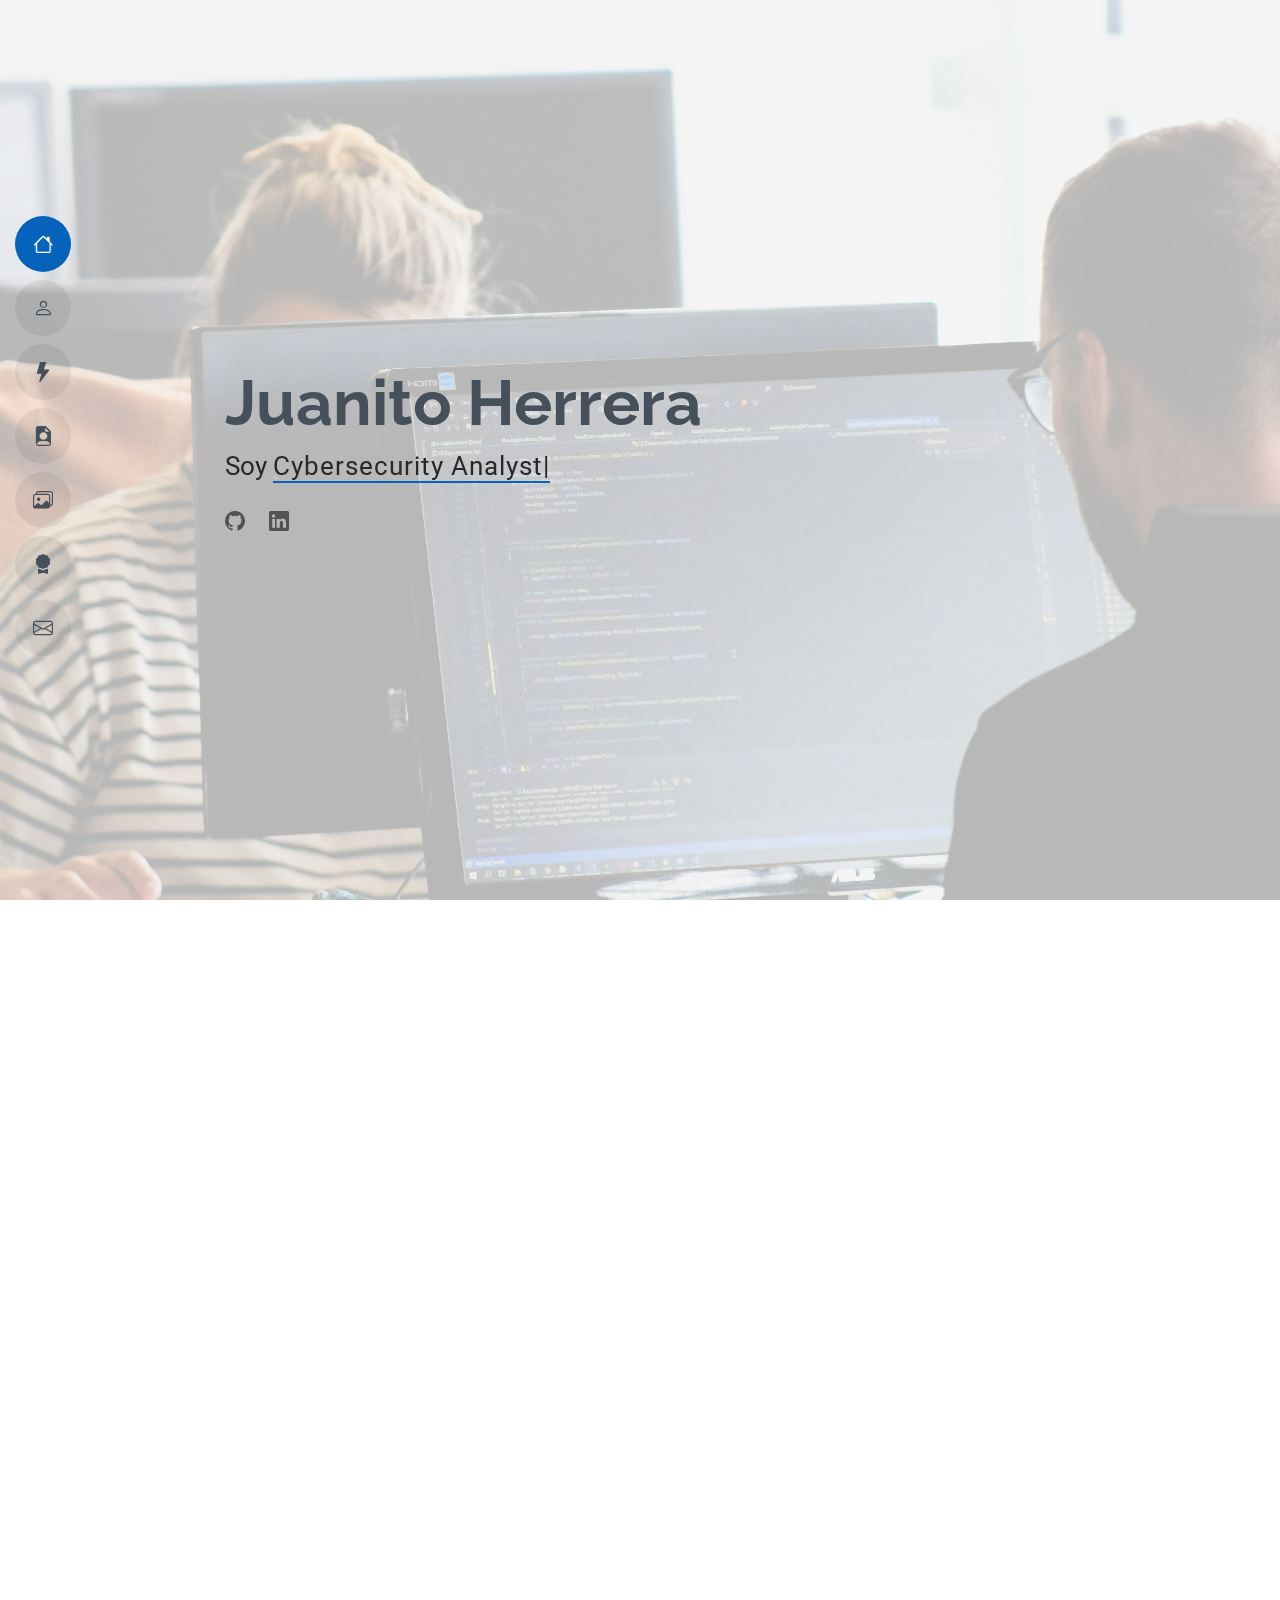
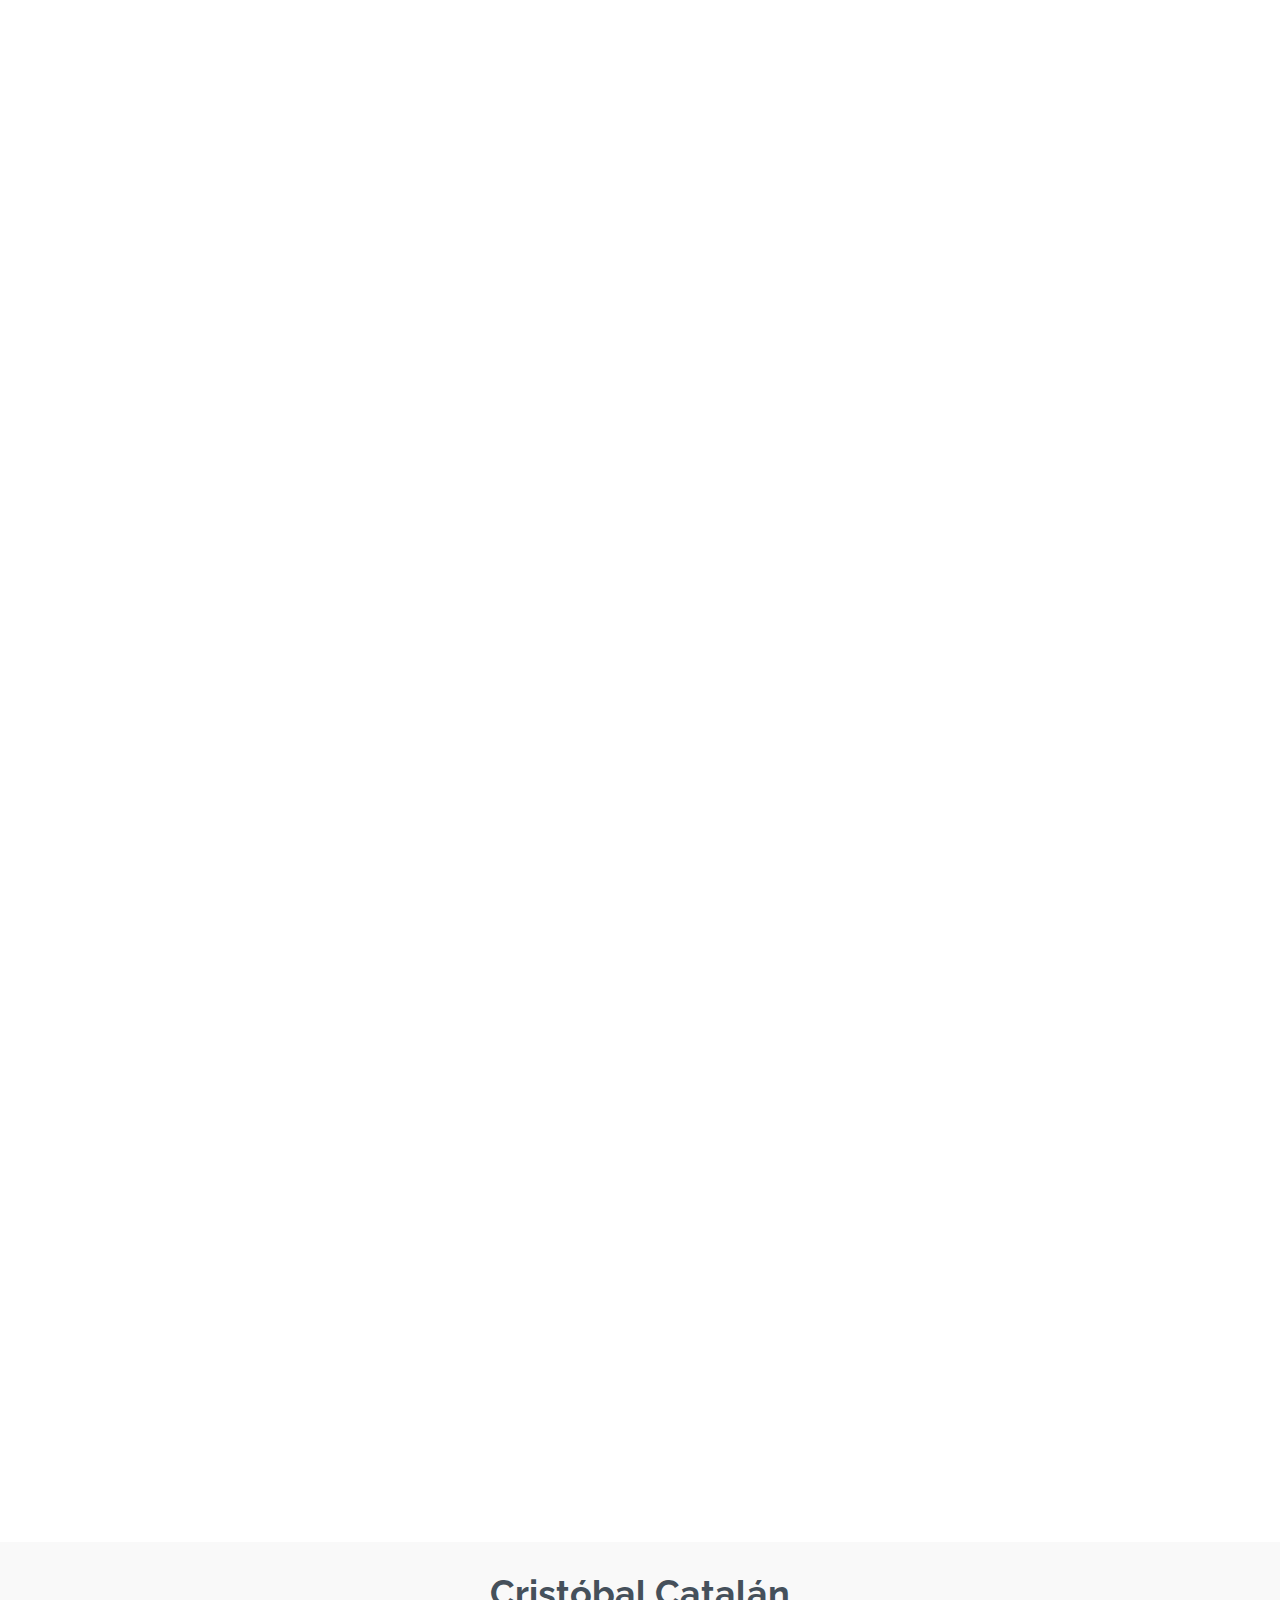
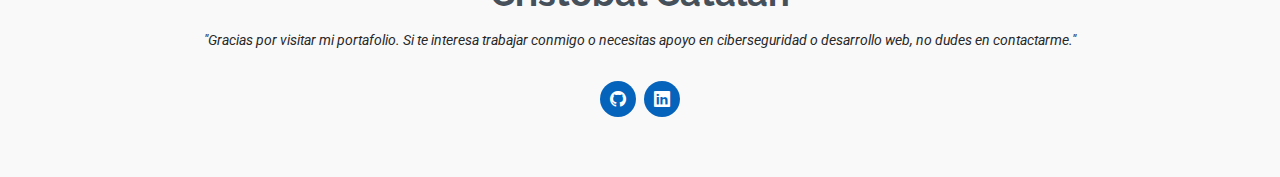
<file: index.html>
<!DOCTYPE html>
<html lang="en">

<head>
  <meta charset="utf-8">
  <meta content="width=device-width, initial-scale=1.0" name="viewport">
  <title>Curriculum Vitae</title>
  <meta name="description" content="Prueba Final">
  <meta name="author" content="Cristóbal Catalán">
  <meta name="robots" content="indexfollow">


  <!-- Favicons -->
  <link href="assets/img/caballero.png" rel="icon">
  <link href="assets/img//caballero.png" rel="apple-touch-icon">

  <!-- Fonts -->
  <link href="https://fonts.googleapis.com" rel="preconnect">
  <link href="https://fonts.gstatic.com" rel="preconnect" crossorigin>
  <link href="https://fonts.googleapis.com/css2?family=Roboto:ital,wght@0,100;0,300;0,400;0,500;0,700;0,900;1,100;1,300;1,400;1,500;1,700;1,900&family=Poppins:ital,wght@0,100;0,200;0,300;0,400;0,500;0,600;0,700;0,800;0,900;1,100;1,200;1,300;1,400;1,500;1,600;1,700;1,800;1,900&family=Raleway:ital,wght@0,100;0,200;0,300;0,400;0,500;0,600;0,700;0,800;0,900;1,100;1,200;1,300;1,400;1,500;1,600;1,700;1,800;1,900&display=swap" rel="stylesheet">

  <!-- Vendor CSS Files -->
  <link href="assets/vendor/bootstrap/css/bootstrap.min.css" rel="stylesheet">
  <link href="assets/vendor/bootstrap-icons/bootstrap-icons.css" rel="stylesheet">
  <link href="assets/vendor/aos/aos.css" rel="stylesheet">
  <link href="assets/vendor/glightbox/css/glightbox.min.css" rel="stylesheet">
  <link href="assets/vendor/swiper/swiper-bundle.min.css" rel="stylesheet">

  <link href="assets/css/main.css" rel="stylesheet">


</head>

<body class="index-page">

  <header id="header" class="header d-flex flex-column justify-content-center">

    <i class="header-toggle d-xl-none bi bi-list"></i>

    <nav id="navmenu" class="navmenu">
      <ul>
        <li><a href="#hero" class="active"><i class="bi bi-house navicon"></i><span>Inicio</span></a></li>
        <li><a href="#about"><i class="bi bi-person navicon"></i><span>Sobre mi</span></a></li>
        <li><a href="#skills"><i class="bi bi-lightning-fill navicon"></i><span>Habilidades</span></a></li>
        <li><a href="#cv"><i class="bi bi-file-earmark-person-fill"></i><span>Curriculum</span></a></li>
        <li><a href="#portfolio"><i class="bi bi-images navicon"></i><span>Portfolio</span></a></li>
        <li><a href="#certifications"><i class="bi bi-award-fill"></i><span>Certificaciones</span></a></li>
        <li><a href="#contact"><i class="bi bi-envelope navicon"></i><span>Contacto</span></a></li>
      </ul>
    </nav>

  </header>

  <main class="main">

    <!-- Hero Section -->
    <section id="hero" class="hero section light-background">

      <img src="assets/img/especialista2.jpg" alt="">

      <div class="container" data-aos="zoom-out">
        <div class="row justify-content-center">
          <div class="col-lg-9">
            <h2>Juanito Herrera</h2>
            <p>Soy <span class="typed" data-typed-items="Cybersecurity Analyst, Blue Team Specialist, Incident Responder, System Hardener, Developer">Cybersecurity Analyst</span><span class="typed-cursor typed-cursor--blink" aria-hidden="true"></span></p>
            <div class="social-links">
              <a href="https://github.com/cknight775" target="_blank"><i class="bi bi-github"></i></a>
              <a href="www.linkedin.com/in/cristóbal-catalán-guerrero-5a2299183" target="_blank"><i class="bi bi-linkedin"></i></a>
            </div>
          </div>
        </div>
      </div>
<!-- MUY BUEN TRABAJO COMPAÑERO!!!!!-->
    </section><!-- /Hero Section -->

    <!-- Sobre mi -->
    <section id="about" class="about section">

      <!-- titulo de la sección -->
      <div class="container section-title" data-aos="fade-up">
        <h2>Sobre mi</h2>
      </div><!-- titulo de la sección -->

      <div class="container" data-aos="fade-up" data-aos-delay="100">

        <div class="row gy-4 justify-content-center">
          <div class="col-lg-4">
            <img src="assets/img/foto-perfil.jpeg" class="img-fluid" alt="">
          </div>
          <div class="col-lg-8 content">
            <h2>Especialista en Ciberseguridad &amp; Desarrollador Web.</h2>
            <p class="fst-italic py-3">
              Profesional comprometido con la seguridad informática y el desarrollo de soluciones digitales. Me especializo en protección de sistemas, análisis de riesgos y diseño de herramientas web funcionales y seguras.
            </p>
            <div class="row">
              <div class="col-lg-6">
                <ul>
                  <li><i class="bi bi-chevron-right"></i> <strong>Sitio web:</strong> <span>https://github.com/cknight775</span></li>
                  <li><i class="bi bi-chevron-right"></i> <strong>Telefono:</strong> <span>+56 9 8881 6242</span></li>
                  <li><i class="bi bi-chevron-right"></i> <strong>Ciudad:</strong> <span>Santiago, Chile</span></li>
                </ul>
              </div>
              <div class="col-lg-6">
                <ul>
                  <li><i class="bi bi-chevron-right"></i> <strong>Titulo:</strong> <span>Ingeriero</span></li>
                  <li><i class="bi bi-chevron-right"></i> <strong>Email:</strong> <span>c.c.guerrero107@gmail.com</span></li>
                  <li><i class="bi bi-chevron-right"></i> <strong>Freelance:</strong> <span>Disponible</span></li>
                </ul>
              </div>
            </div>
            <p class="py-3">
              Actualmente me desempeño en el área de ciberseguridad, con experiencia en análisis de vulnerabilidades, monitoreo de eventos y respuesta ante incidentes. También desarrollo sitios web y herramientas personalizadas, aplicando principios de seguridad desde el diseño hasta la implementación. Mi enfoque está en crear entornos digitales robustos, funcionales y confiables.
            </p>
          </div>
        </div>

      </div>

    </section><!-- /Sobre mi -->

    <!-- Sección de numeros -->
    <section id="stats" class="stats section">

      <div class="container" data-aos="fade-up" data-aos-delay="100">

        <div class="row gy-4">

          <div class="col-lg-3 col-md-6 d-flex flex-column align-items-center">
            <i class="bi bi-emoji-smile"></i>
            <div class="stats-item">
              <span data-purecounter-start="0" data-purecounter-end="232" data-purecounter-duration="1" class="purecounter"></span>
              <p>Clientes Felices</p>
            </div>
          </div><!-- sección de numeros -->

          <div class="col-lg-3 col-md-6 d-flex flex-column align-items-center">
            <i class="bi bi-journal-richtext"></i>
            <div class="stats-item">
              <span data-purecounter-start="0" data-purecounter-end="521" data-purecounter-duration="1" class="purecounter"></span>
              <p>Proyectos</p>
            </div>
          </div><!-- fin item numero -->

          <div class="col-lg-3 col-md-6 d-flex flex-column align-items-center">
            <i class="bi bi-headset"></i>
            <div class="stats-item">
              <span data-purecounter-start="0" data-purecounter-end="1463" data-purecounter-duration="1" class="purecounter"></span>
              <p>Horas de Soporte</p>
            </div>
          </div><!-- fin item numero -->

          <div class="col-lg-3 col-md-6 d-flex flex-column align-items-center">
            <i class="bi bi-people"></i>
            <div class="stats-item">
              <span data-purecounter-start="0" data-purecounter-end="15" data-purecounter-duration="1" class="purecounter"></span>
              <p>Trabajadores Dedicados</p>
            </div>
          </div><!-- fin item numero -->

        </div>

      </div>

    </section><!-- /Sección de numeros -->

    <!-- Sección de habilidades -->
    <section id="skills" class="skills section">

      <!-- titulo de la seccion -->
      <div class="container section-title" data-aos="fade-up">
        <h2>Habilidades</h2>
        <p>Estas son algunas de las competencias técnicas que aplico día a día en el mundo de la ciberseguridad y el desarrollo web.</p>
      </div><!-- titulo de la seccion -->

      <div class="container" data-aos="fade-up" data-aos-delay="100">

        <div class="row skills-content skills-animation">

          <div class="col-lg-6">

            <div class="progress">
              <span class="skill"><span>Detección y respuesta a incidentes (Blue Team)</span> <i class="val">90%</i></span>
              <div class="progress-bar-wrap">
                <div class="progress-bar" role="progressbar" aria-valuenow="90" aria-valuemin="0" aria-valuemax="100"></div>
              </div>
            </div><!-- item habilidad -->

            <div class="progress">
              <span class="skill"><span>Hardening de sistemas y redes</span> <i class="val">85%</i></span>
              <div class="progress-bar-wrap">
                <div class="progress-bar" role="progressbar" aria-valuenow="85" aria-valuemin="0" aria-valuemax="100"></div>
              </div>
            </div><!-- item habilidad -->

            <div class="progress">
              <span class="skill"><span>Firewall y análisis de tráfico (SIEM, Wireshark)</span> <i class="val">80%</i></span>
              <div class="progress-bar-wrap">
                <div class="progress-bar" role="progressbar" aria-valuenow="80" aria-valuemin="0" aria-valuemax="100"></div>
              </div>
            </div><!-- item habilidad -->

            <div class="progress">
              <span class="skill"><span>Bootstrap</span> <i class="val">90%</i></span>
              <div class="progress-bar-wrap">
                <div class="progress-bar" role="progressbar" aria-valuenow="90" aria-valuemin="0" aria-valuemax="100"></div>
              </div>
            </div><!-- item habilidad -->

            <div class="progress">
              <span class="skill"><span>Concientización en Ciberseguridad</span> <i class="val">85%</i></span>
              <div class="progress-bar-wrap">
                <div class="progress-bar" role="progressbar" aria-valuenow="85" aria-valuemin="0" aria-valuemax="100"></div>
              </div>
            </div><!-- item habilidad -->

          </div>

          <div class="col-lg-6">

            <div class="progress">
              <span class="skill"><span>HTML, CSS y JavaScript</span> <i class="val">85%</i></span>
              <div class="progress-bar-wrap">
                <div class="progress-bar" role="progressbar" aria-valuenow="85" aria-valuemin="0" aria-valuemax="100"></div>
              </div>
            </div><!-- item habilidad -->

            <div class="progress">
              <span class="skill"><span>Linux y línea de comandos (Bash)</span> <i class="val">80%</i></span>
              <div class="progress-bar-wrap">
                <div class="progress-bar" role="progressbar" aria-valuenow="80" aria-valuemin="0" aria-valuemax="100"></div>
              </div>
            </div><!-- item habilidad -->

            <div class="progress">
              <span class="skill"><span>Git &amp; GitHub</span> <i class="val">90%</i></span>
              <div class="progress-bar-wrap">
                <div class="progress-bar" role="progressbar" aria-valuenow="90" aria-valuemin="0" aria-valuemax="100"></div>
              </div>
            </div><!-- item habilidad -->

            <div class="progress">
              <span class="skill"><span>HTML5</span> <i class="val">95%</i></span>
              <div class="progress-bar-wrap">
                <div class="progress-bar" role="progressbar" aria-valuenow="95" aria-valuemin="0" aria-valuemax="100"></div>
              </div>
            </div><!-- item habilidad -->

          </div>

        </div>

      </div>

    </section><!-- /Sección de habilidades -->

    <!-- Sección CV -->
    <section id="cv" class="resume section">

      <!-- Titulo Seccion -->
      <div class="container section-title" data-aos="fade-up">
        <h2>Currículum</h2>
        <p>Mi experiencia combina la defensa digital, el desarrollo de soluciones web y la formación técnica. Me he desempeñado en ambientes exigentes, liderando tareas de monitoreo, respuesta a incidentes y creación de herramientas para entornos seguros.</p>
      </div><!-- Titulo Seccion -->

      <div class="container">

        <div class="row">

          <div class="col-lg-6" data-aos="fade-up" data-aos-delay="100">
            <h3 class="resume-title">Resumen Profesional</h3>

            <div class="resume-item pb-0">
              <h4>Cristóbal Catalán Guerrero</h4>
              <p><em>Especialista en ciberseguridad con formación en ingeniería y experiencia en entornos SOC. Me enfoco en la protección de activos digitales, desarrollo web seguro y concientización en ciberseguridad.</em></p>
              <ul>
                <li>Santiago, Chile</li>
                <li>+56 9 1234 5678</li>
                <li>c.c.guerrero107@gmail.cl</li>
              </ul>
            </div>

            <!-- Formación Académica -->
            <h3 class="resume-title">Educación</h3>
            <div class="resume-item">
              <h4>Ingeniería en Ciberseguridad</h4>
              <h5>ene. 2019 - dic. 2022</h5>
              <p><em>Instituto Profesional San Sebastián</em></p>
              <p>Formación enfocada en técnicas de defensa ofensiva y defensiva, gestión de vulnerabilidades y normativas de seguridad como ISO y NIST.</p>
            </div>

            <div class="resume-item">
              <h4>Diplomatura en Gestión de Ciberseguridad</h4>
              <h5>mar. 2022 - jul. 2022</h5>
              <p><em>Academia Politécnica Militar</em></p>
              <p>Formación enfocada en Directorio Activo, Antivirus, gestión de riesgos de ciberseguridad y manejo de información y eventos de seguridad.</p>              
            </div>

            <div class="resume-item">
              <h4>Administrador de Redes LAN/WAN</h4>
              <h5>2018 - 2019</h5>
              <p><em>Cisco Networking Academy</em></p>
              <p>Estudios en administración de sistemas, redes y comunicaciones LAN/WAN, orientados a la configuración, mantenimiento y soporte de redes informáticas.</p>              
            </div>

            <div class="resume-item">
              <h4>Técnico Nivel Superior en Telecomunicaciones</h4>
              <h5>ene. 2017 - dic. 2018</h5>
              <p><em>Escuela de Telecomunicaciones del Ejército de Chile</em></p>
              <p>Formación técnica orientada a sistemas de telecomunicaciones, con énfasis en infraestructura de redes y riesgos de ciberseguridad.</p>                           
            </div>

          </div>

          <!-- Experiencia Profesional -->
          <div class="col-lg-6" data-aos="fade-up" data-aos-delay="200">
            <h3 class="resume-title">Experiencia Profesional</h3>

            <div class="resume-item">
              <h4>Jefe de Escalón Concientización</h4>
              <h5>jul. 2021 - Actualidad</h5>
              <p><em>Institución Pública / Sector Defensa</em></p>
              <ul>
                <li>Encargado de liderar campañas de concientización en ciberseguridad dentro del sector defensa.</li>
                <li>Diseño de contenido informativo utilizando herramientas como Adobe Creative Suite.</li>
                <li>Fomento de buenas prácticas en seguridad digital y cultura organizacional.</li>
                <li>Colaboración con equipos técnicos para reforzar la postura de seguridad institucional.</li>
              </ul>
            </div>
            

            <div class="resume-item">
              <h4>Analista de Ciberseguridad</h4>
              <h5>ene. 2019 - Presente</h5>
              <p><em>Institución Pública / Sector Defensa</em></p>
              <ul>
                <li>Monitoreo de seguridad, revisión de logs y análisis de eventos en tiempo real (SIEM).</li>
                <li>Implementación de medidas de hardening y gestión de vulnerabilidades.</li>
                <li>Respuesta a incidentes, coordinación con equipos técnicos y generación de informes técnicos.</li>
                <li>Apoyo en campañas de concientización y buenas prácticas en seguridad digital.</li>
              </ul>
            </div>

            <div class="resume-item">
              <h4>Desarrollador Web (Freelance)</h4>
              <h5>2020 - Presente</h5>
              <p><em>Proyectos personales y para clientes</em></p>
              <ul>
                <li>Diseño y desarrollo de sitios web responsivos con HTML, CSS, JavaScript y Bootstrap.</li>
                <li>Integración de formularios, secciones dinámicas y diseño orientado a la seguridad.</li>
                <li>Gestión de repositorios con Git y despliegue en plataformas como GitHub Pages.</li>
              </ul>
            </div>

          </div>
        </div>
      </div>

    </section><!-- /Fin Seccion CV -->

<!-- Portfolio Section -->
<section id="portfolio" class="portfolio section">

  <!-- Section Title -->
  <div class="container section-title" data-aos="fade-up">
    <h2>Portafolio</h2>
    <p>Algunos de los proyectos en los que he trabajado, abarcando desde desarrollo web con tecnologías modernas hasta prácticas de ciberseguridad como análisis forense, respuesta a incidentes y simulaciones ofensivas.</p>
  </div><!-- End Section Title -->

  <div class="container">
    <div class="isotope-layout" data-default-filter="*" data-layout="masonry" data-sort="original-order">

      <ul class="portfolio-filters isotope-filters" data-aos="fade-up" data-aos-delay="100">
        <li data-filter="*" class="filter-active">Todo</li>
        <li data-filter=".filter-dev">Desarrollo Web</li>
        <li data-filter=".filter-cyber">Ciberseguridad</li>
      </ul><!-- End Portfolio Filters -->

      <div class="row gy-4 isotope-container" data-aos="fade-up" data-aos-delay="200">

        <!-- Proyecto Desarrollo Web -->
        <div class="col-lg-4 col-md-6 portfolio-item isotope-item filter-dev">
          <img src="assets/img/web-personal.png" class="img-fluid" alt="Sitio Web Personal">
          <div class="portfolio-info">
            <h4>Sitio Web Personal</h4>
            <p>Portafolio en HTML, CSS y Bootstrap</p>
            <a href="assets/img/web-personal.png" title="Sitio Web Personal" data-gallery="portfolio-gallery-dev" class="glightbox preview-link"><i class="bi bi-zoom-in"></i></a>
            <a href="#" target="_blank" title="Ver en GitHub" class="details-link"><i class="bi bi-link-45deg"></i></a>
          </div>
        </div>

        <!-- Proyecto Ciberseguridad -->
        <div class="col-lg-4 col-md-6 portfolio-item isotope-item filter-cyber">
          <img src="assets/img/forence.jpg" class="img-fluid" alt="Análisis Forense">
          <div class="portfolio-info">
            <h4>Análisis Forense</h4>
            <p>Investigación de incidente con Autopsy y Volatility</p>
            <a href="assets/img/forence.jpg" title="Análisis Forense" data-gallery="portfolio-gallery-cyber" class="glightbox preview-link"><i class="bi bi-zoom-in"></i></a>
            <a href="#" title="Detalles del Proyecto" class="details-link"><i class="bi bi-link-45deg"></i></a>
          </div>
        </div>

        <!-- Proyecto Ciberseguridad -->
        <div class="col-lg-4 col-md-6 portfolio-item isotope-item filter-cyber">
          <img src="assets/img/red-team.jpg" class="img-fluid" alt="Laboratorio Red Team">
          <div class="portfolio-info">
            <h4>Simulación Red Team</h4>
            <p>Simulación de ataque ofensivo en entorno controlado</p>
            <a href="assets/img/red-team.jpg" title="Red Team" data-gallery="portfolio-gallery-cyber" class="glightbox preview-link"><i class="bi bi-zoom-in"></i></a>
            <a href="#" title="Detalles del Proyecto" class="details-link"><i class="bi bi-link-45deg"></i></a>
          </div>
        </div>

      </div><!-- End Portfolio Container -->

    </div>
  </div>

</section><!-- /Portfolio Section -->


<!-- Certifications Section -->
<section id="certifications" class="services section">

  <!-- Section Title -->
  <div class="container section-title" data-aos="fade-up">
    <h2>Certificaciones</h2>
    <p>Estas son algunas de las certificaciones que respaldan mis conocimientos y habilidades en ciberseguridad, desarrollo web y tecnologías asociadas.</p>
  </div><!-- End Section Title -->

  <div class="container">
    <div class="row gy-4">

      <!-- Fortinet NSE -->
      <div class="col-lg-4 col-md-6" data-aos="fade-up" data-aos-delay="100">
        <div class="service-item item-cyan position-relative">
          <div class="icon">
            <i class="bi bi-shield-lock"></i>
          </div>
          <h3>Fortinet NSE 1, 2 y 3</h3>
          <p>Certificaciones en fundamentos de ciberseguridad, amenazas, soluciones Fortinet y políticas de seguridad empresarial.</p>
        </div>
      </div><!-- End Cert Item -->

      <!-- Blue Team Labs -->
      <div class="col-lg-4 col-md-6" data-aos="fade-up" data-aos-delay="200">
        <div class="service-item item-orange position-relative">
          <div class="icon">
            <i class="bi bi-terminal"></i>
          </div>
          <h3>Blue Team Labs Online</h3>
          <p>Resolución de laboratorios prácticos en análisis forense, detección de amenazas y respuesta a incidentes.</p>
        </div>
      </div><!-- End Cert Item -->

      <!-- TryHackMe -->
      <div class="col-lg-4 col-md-6" data-aos="fade-up" data-aos-delay="300">
        <div class="service-item item-teal position-relative">
          <div class="icon">
            <i class="bi bi-eye"></i>
          </div>
          <h3>TryHackMe - Fundamentos</h3>
          <p>Formación en fundamentos de hacking ético, red team y análisis de vulnerabilidades en entornos simulados.</p>
        </div>
      </div><!-- End Cert Item -->

      <!-- DLP & WAF -->
      <div class="col-lg-4 col-md-6" data-aos="fade-up" data-aos-delay="400">
        <div class="service-item item-red position-relative">
          <div class="icon">
            <i class="bi bi-box-seam"></i>
          </div>
          <h3>Capacitación Interna: WAF & DLP</h3>
          <p>Implementación de políticas de prevención de pérdida de datos y configuraciones de firewall de aplicaciones web en entornos reales.</p>
        </div>
      </div><!-- End Cert Item -->

      <!-- Desarrollo Web -->
      <div class="col-lg-4 col-md-6" data-aos="fade-up" data-aos-delay="500">
        <div class="service-item item-indigo position-relative">
          <div class="icon">
            <i class="bi bi-code-slash"></i>
          </div>
          <h3>Desarrollo Web FullStack</h3>
          <p>Desafío Latam - HTML, CSS, JavaScript y Bootstrap aplicados en proyectos de portafolio personales y colaborativos.</p>
        </div>
      </div><!-- End Cert Item -->

      <!-- Concientización -->
      <div class="col-lg-4 col-md-6" data-aos="fade-up" data-aos-delay="600">
        <div class="service-item item-pink position-relative">
          <div class="icon">
            <i class="bi bi-megaphone"></i>
          </div>
          <h3>Concientización en Ciberseguridad</h3>
          <p>Charlas internas y materiales diseñados para fortalecer la cultura de seguridad en ambientes institucionales.</p>
        </div>
      </div><!-- End Cert Item -->

    </div>
  </div>

</section><!-- /Certifications Section -->



    <!-- Contact Section -->
    <section id="contact" class="contact section">

      <!-- Section Title -->
      <div class="container section-title" data-aos="fade-up">
        <h2>Contacto</h2>
        <p>Necessitatibus eius consequatur ex aliquid fuga eum quidem sint consectetur velit</p>
      </div><!-- End Section Title -->

      <div class="container" data-aos="fade" data-aos-delay="100">

        <div class="row gy-4">

          <div class="col-lg-4">
            <div class="info-item d-flex" data-aos="fade-up" data-aos-delay="200">
              <i class="bi bi-geo-alt flex-shrink-0"></i>
              <div>
                <h3>Dirección</h3>
                <p>Nueva Providencia 797, Santiago</p>
              </div>
            </div><!-- End Info Item -->

            <div class="info-item d-flex" data-aos="fade-up" data-aos-delay="300">
              <i class="bi bi-telephone flex-shrink-0"></i>
              <div>
                <h3>Contactame</h3>
                <p>+56 9 8881 6242</p>
              </div>
            </div><!-- End Info Item -->

            <div class="info-item d-flex" data-aos="fade-up" data-aos-delay="400">
              <i class="bi bi-envelope flex-shrink-0"></i>
              <div>
                <h3>Correo electronico</h3>
                <p>c.c.guerrero107@gmail.com</p>
              </div>
            </div><!-- End Info Item -->

          </div>

          <div class="col-lg-8">
            <form action="forms/contact.php" method="post" class="php-email-form" data-aos="fade-up" data-aos-delay="200">
              <div class="row gy-4">

                <div class="col-md-6">
                  <input type="text" name="name" class="form-control" placeholder="Tu Nombre" required="">
                </div>

                <div class="col-md-6 ">
                  <input type="email" class="form-control" name="email" placeholder="Tu Correo Electronico" required="">
                </div>

                <div class="col-md-12">
                  <input type="text" class="form-control" name="subject" placeholder="Asunto" required="">
                </div>

                <div class="col-md-12">
                  <textarea class="form-control" name="message" rows="6" placeholder="Mensaje" required=""></textarea>
                </div>

                <div class="col-md-12 text-center">
                  <div class="loading">Cargando</div>
                  <div class="error-message"></div>
                  <div class="sent-message">Tu mensaje ha sido enviado. Muchas gracias!!</div>

                  <button type="submit">Enviar mensaje</button>
                </div>

              </div>
            </form>
          </div><!-- End Contact Form -->

        </div>

      </div>

    </section><!-- /Contact Section -->

  </main>

  <footer id="footer" class="footer position-relative light-background">
    <div class="container">
      <h3 class="sitename">Cristóbal Catalán</h3>
      <p>"Gracias por visitar mi portafolio. Si te interesa trabajar conmigo o necesitas apoyo en ciberseguridad o desarrollo web, no dudes en contactarme."</p>
      <div class="social-links d-flex justify-content-center">
        <a href="https://github.com/cknight775" target="_blank"><i class="bi bi-github"></i></a>
        <a href="www.linkedin.com/in/cristóbal-catalán-guerrero-5a2299183" target="_blank"><i class="bi bi-linkedin"></i></a>
      </div>
    </div>
  </footer>

  <!-- Scroll Top -->
  <a href="#" id="scroll-top" class="scroll-top d-flex align-items-center justify-content-center"><i class="bi bi-arrow-up-short"></i></a>

  <!-- Preloader -->
  <div id="preloader"></div>

  <!-- Vendor JS Files -->
  <script src="assets/vendor/bootstrap/js/bootstrap.bundle.min.js"></script>
  <script src="assets/vendor/php-email-form/validate.js"></script>
  <script src="assets/vendor/aos/aos.js"></script>
  <script src="assets/vendor/typed.js/typed.umd.js"></script>
  <script src="assets/vendor/purecounter/purecounter_vanilla.js"></script>
  <script src="assets/vendor/waypoints/noframework.waypoints.js"></script>
  <script src="assets/vendor/glightbox/js/glightbox.min.js"></script>
  <script src="assets/vendor/imagesloaded/imagesloaded.pkgd.min.js"></script>
  <script src="assets/vendor/isotope-layout/isotope.pkgd.min.js"></script>
  <script src="assets/vendor/swiper/swiper-bundle.min.js"></script>

  <!-- Main JS File -->
  <script src="assets/js/main.js"></script>

</body>

</html>
</file>
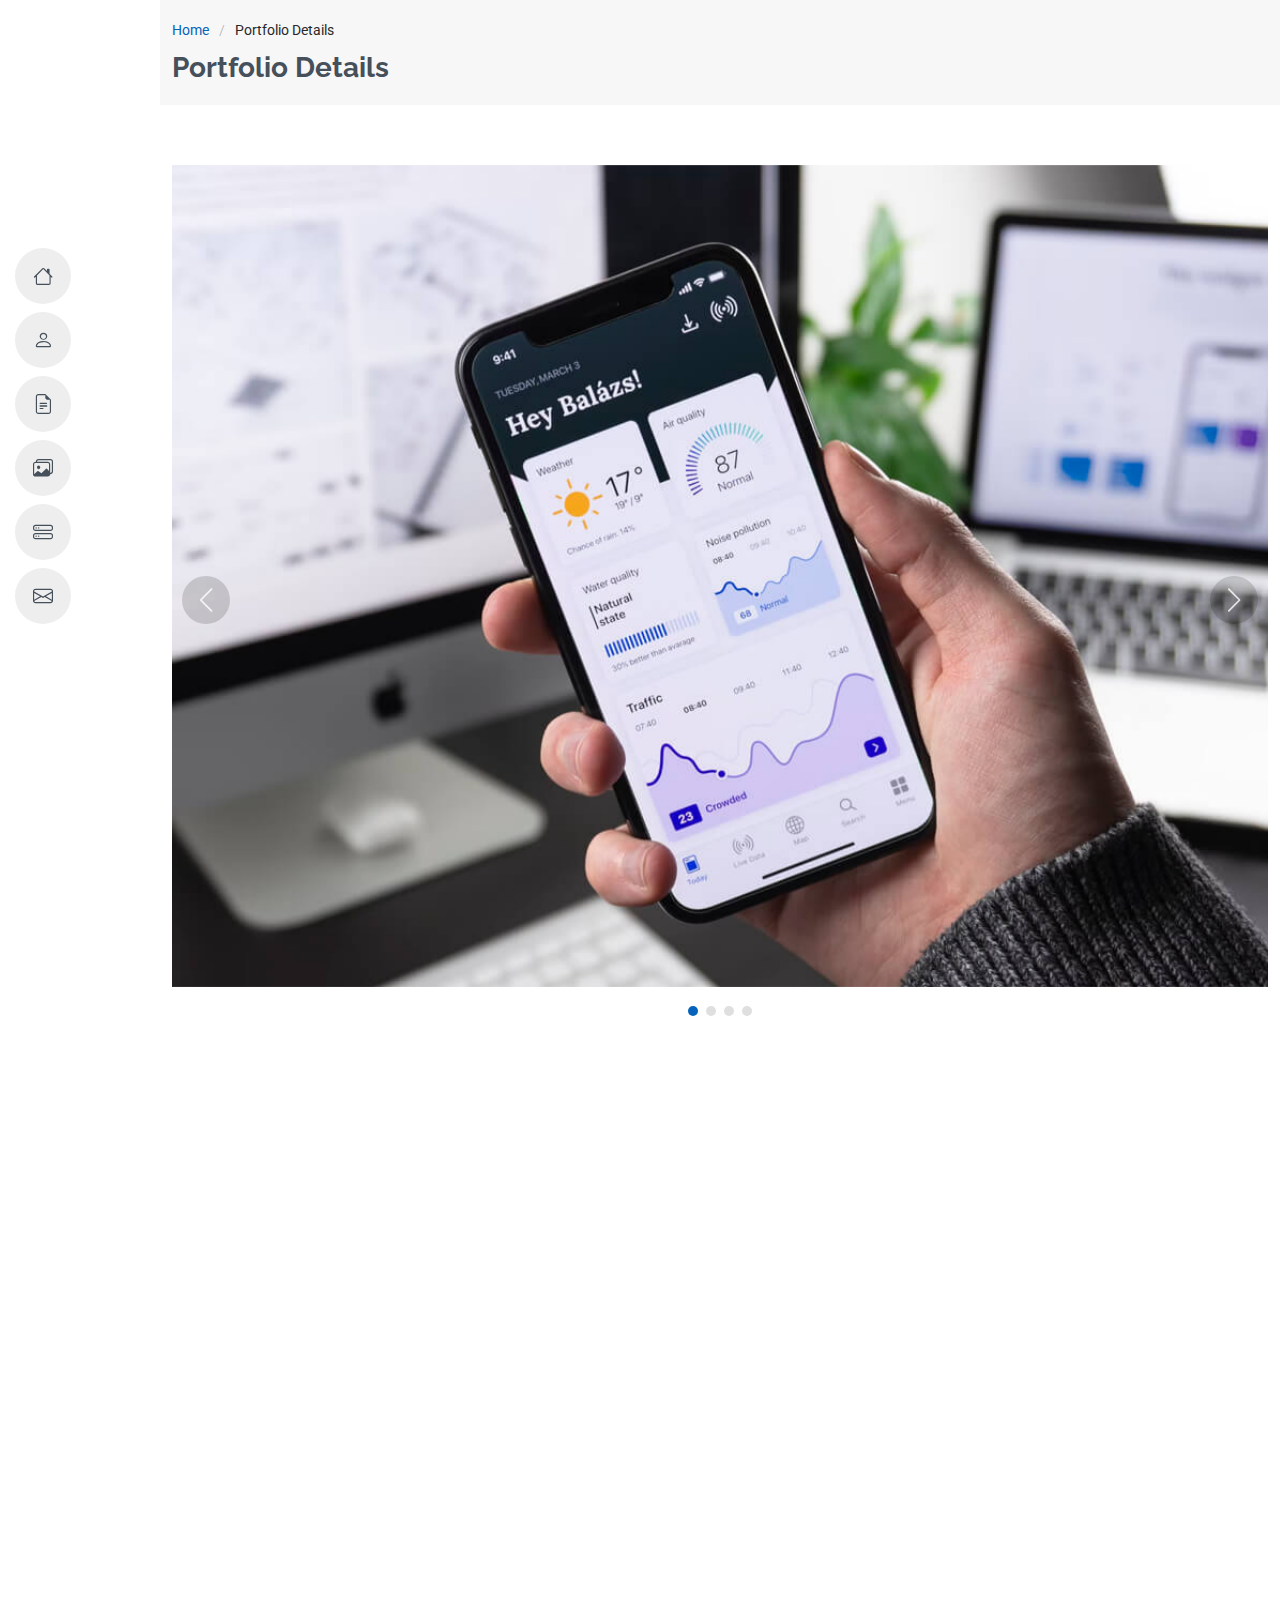
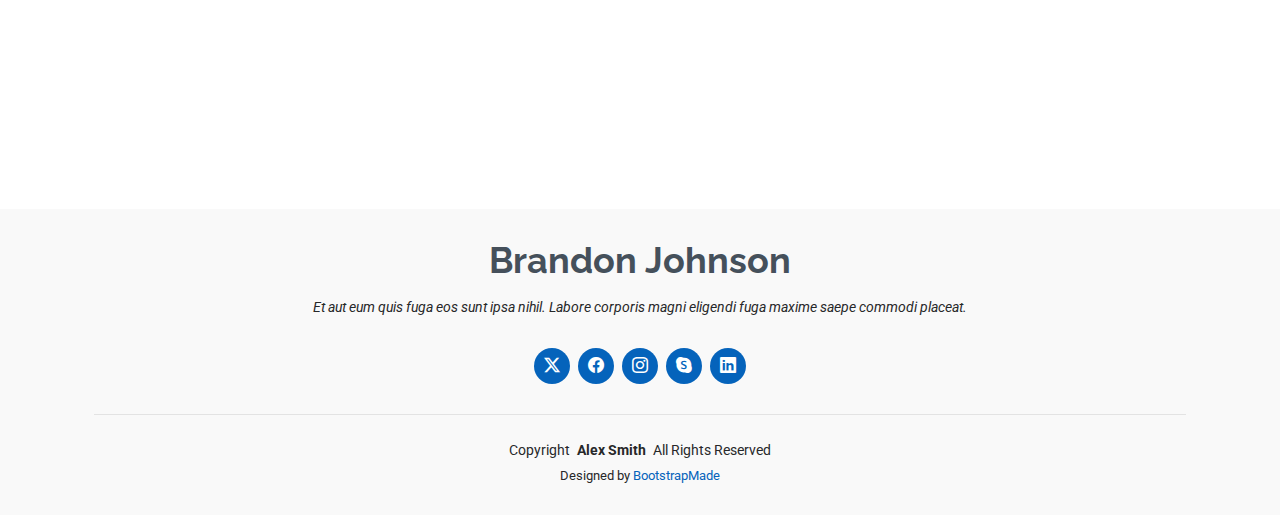
<file: portfolio-details.html>
<!DOCTYPE html>
<html lang="en">

<head>
  <meta charset="utf-8">
  <meta content="width=device-width, initial-scale=1.0" name="viewport">
  <title>Portfolio Details - MyResume Bootstrap Template</title>
  <meta content="" name="description">
  <meta content="" name="keywords">

  <!-- Favicons -->
  <link href="assets/img/favicon.png" rel="icon">
  <link href="assets/img/apple-touch-icon.png" rel="apple-touch-icon">

  <!-- Fonts -->
  <link href="https://fonts.googleapis.com" rel="preconnect">
  <link href="https://fonts.gstatic.com" rel="preconnect" crossorigin>
  <link href="https://fonts.googleapis.com/css2?family=Roboto:ital,wght@0,100;0,300;0,400;0,500;0,700;0,900;1,100;1,300;1,400;1,500;1,700;1,900&family=Poppins:ital,wght@0,100;0,200;0,300;0,400;0,500;0,600;0,700;0,800;0,900;1,100;1,200;1,300;1,400;1,500;1,600;1,700;1,800;1,900&family=Raleway:ital,wght@0,100;0,200;0,300;0,400;0,500;0,600;0,700;0,800;0,900;1,100;1,200;1,300;1,400;1,500;1,600;1,700;1,800;1,900&display=swap" rel="stylesheet">

  <!-- Vendor CSS Files -->
  <link href="assets/vendor/bootstrap/css/bootstrap.min.css" rel="stylesheet">
  <link href="assets/vendor/bootstrap-icons/bootstrap-icons.css" rel="stylesheet">
  <link href="assets/vendor/aos/aos.css" rel="stylesheet">
  <link href="assets/vendor/glightbox/css/glightbox.min.css" rel="stylesheet">
  <link href="assets/vendor/swiper/swiper-bundle.min.css" rel="stylesheet">

  <!-- Main CSS File -->
  <link href="assets/css/main.css" rel="stylesheet">

  <!-- =======================================================
  * Template Name: MyResume
  * Template URL: https://bootstrapmade.com/free-html-bootstrap-template-my-resume/
  * Updated: Jun 29 2024 with Bootstrap v5.3.3
  * Author: BootstrapMade.com
  * License: https://bootstrapmade.com/license/
  ======================================================== -->
</head>

<body class="portfolio-details-page">

  <header id="header" class="header d-flex flex-column justify-content-center">

    <i class="header-toggle d-xl-none bi bi-list"></i>

    <nav id="navmenu" class="navmenu">
      <ul>
        <li><a href="#hero"><i class="bi bi-house navicon"></i><span>Home</span></a></li>
        <li><a href="#about"><i class="bi bi-person navicon"></i><span>About</span></a></li>
        <li><a href="#resume"><i class="bi bi-file-earmark-text navicon"></i><span>Resume</span></a></li>
        <li><a href="#portfolio"><i class="bi bi-images navicon"></i><span>Portfolio</span></a></li>
        <li><a href="#services"><i class="bi bi-hdd-stack navicon"></i><span>Services</span></a></li>
        <li><a href="#contact"><i class="bi bi-envelope navicon"></i><span>Contact</span></a></li>
      </ul>
    </nav>

  </header>

  <main class="main">

    <!-- Page Title -->
    <div class="page-title" data-aos="fade">
      <div class="container">
        <nav class="breadcrumbs">
          <ol>
            <li><a href="index.html">Home</a></li>
            <li class="current">Portfolio Details</li>
          </ol>
        </nav>
        <h1>Portfolio Details</h1>
      </div>
    </div><!-- End Page Title -->

    <!-- Portfolio Details Section -->
    <section id="portfolio-details" class="portfolio-details section">

      <div class="container" data-aos="fade-up">

        <div class="portfolio-details-slider swiper init-swiper">
          <script type="application/json" class="swiper-config">
            {
              "loop": true,
              "speed": 600,
              "autoplay": {
                "delay": 5000
              },
              "slidesPerView": "auto",
              "navigation": {
                "nextEl": ".swiper-button-next",
                "prevEl": ".swiper-button-prev"
              },
              "pagination": {
                "el": ".swiper-pagination",
                "type": "bullets",
                "clickable": true
              }
            }
          </script>
          <div class="swiper-wrapper align-items-center">

            <div class="swiper-slide">
              <img src="assets/img/portfolio/app-1.jpg" alt="">
            </div>

            <div class="swiper-slide">
              <img src="assets/img/portfolio/product-1.jpg" alt="">
            </div>

            <div class="swiper-slide">
              <img src="assets/img/portfolio/branding-1.jpg" alt="">
            </div>

            <div class="swiper-slide">
              <img src="assets/img/portfolio/books-1.jpg" alt="">
            </div>

          </div>
          <div class="swiper-button-prev"></div>
          <div class="swiper-button-next"></div>
          <div class="swiper-pagination"></div>
        </div>

        <div class="row justify-content-between gy-4 mt-4">

          <div class="col-lg-8" data-aos="fade-up">
            <div class="portfolio-description">
              <h2>This is an example of portfolio details</h2>
              <p>
                Autem ipsum nam porro corporis rerum. Quis eos dolorem eos itaque inventore commodi labore quia quia. Exercitationem repudiandae officiis neque suscipit non officia eaque itaque enim. Voluptatem officia accusantium nesciunt est omnis tempora consectetur dignissimos. Sequi nulla at esse enim cum deserunt eius.
              </p>
              <p>
                Amet consequatur qui dolore veniam voluptatem voluptatem sit. Non aspernatur atque natus ut cum nam et. Praesentium error dolores rerum minus sequi quia veritatis eum. Eos et doloribus doloremque nesciunt molestiae laboriosam.
              </p>

              <div class="testimonial-item">
                <p>
                  <i class="bi bi-quote quote-icon-left"></i>
                  <span>Export tempor illum tamen malis malis eram quae irure esse labore quem cillum quid cillum eram malis quorum velit fore eram velit sunt aliqua noster fugiat irure amet legam anim culpa.</span>
                  <i class="bi bi-quote quote-icon-right"></i>
                </p>
                <div>
                  <img src="assets/img/testimonials/testimonials-2.jpg" class="testimonial-img" alt="">
                  <h3>Sara Wilsson</h3>
                  <h4>Designer</h4>
                </div>
              </div>

              <p>
                Impedit ipsum quae et aliquid doloribus et voluptatem quasi. Perspiciatis occaecati earum et magnam animi. Quibusdam non qui ea vitae suscipit vitae sunt. Repudiandae incidunt cumque minus deserunt assumenda tempore. Delectus voluptas necessitatibus est.
              </p>

              <p>
                Sunt voluptatum sapiente facilis quo odio aut ipsum repellat debitis. Molestiae et autem libero. Explicabo et quod necessitatibus similique quis dolor eum. Numquam eaque praesentium rem et qui nesciunt.
              </p>

            </div>
          </div>

          <div class="col-lg-3" data-aos="fade-up" data-aos-delay="100">
            <div class="portfolio-info">
              <h3>Project information</h3>
              <ul>
                <li><strong>Category</strong> Web design</li>
                <li><strong>Client</strong> ASU Company</li>
                <li><strong>Project date</strong> 01 March, 2020</li>
                <li><strong>Project URL</strong> <a href="#">www.example.com</a></li>
                <li><a href="#" class="btn-visit align-self-start">Visit Website</a></li>
              </ul>
            </div>
          </div>

        </div>

      </div>

    </section><!-- /Portfolio Details Section -->

  </main>

  <footer id="footer" class="footer position-relative light-background">
    <div class="container">
      <h3 class="sitename">Brandon Johnson</h3>
      <p>Et aut eum quis fuga eos sunt ipsa nihil. Labore corporis magni eligendi fuga maxime saepe commodi placeat.</p>
      <div class="social-links d-flex justify-content-center">
        <a href=""><i class="bi bi-twitter-x"></i></a>
        <a href=""><i class="bi bi-facebook"></i></a>
        <a href=""><i class="bi bi-instagram"></i></a>
        <a href=""><i class="bi bi-skype"></i></a>
        <a href=""><i class="bi bi-linkedin"></i></a>
      </div>
      <div class="container">
        <div class="copyright">
          <span>Copyright</span> <strong class="px-1 sitename">Alex Smith</strong> <span>All Rights Reserved</span>
        </div>
        <div class="credits">
          <!-- All the links in the footer should remain intact. -->
          <!-- You can delete the links only if you've purchased the pro version. -->
          <!-- Licensing information: https://bootstrapmade.com/license/ -->
          <!-- Purchase the pro version with working PHP/AJAX contact form: [buy-url] -->
          Designed by <a href="https://bootstrapmade.com/">BootstrapMade</a>
        </div>
      </div>
    </div>
  </footer>

  <!-- Scroll Top -->
  <a href="#" id="scroll-top" class="scroll-top d-flex align-items-center justify-content-center"><i class="bi bi-arrow-up-short"></i></a>

  <!-- Preloader -->
  <div id="preloader"></div>

  <!-- Vendor JS Files -->
  <script src="assets/vendor/bootstrap/js/bootstrap.bundle.min.js"></script>
  <script src="assets/vendor/php-email-form/validate.js"></script>
  <script src="assets/vendor/aos/aos.js"></script>
  <script src="assets/vendor/typed.js/typed.umd.js"></script>
  <script src="assets/vendor/purecounter/purecounter_vanilla.js"></script>
  <script src="assets/vendor/waypoints/noframework.waypoints.js"></script>
  <script src="assets/vendor/glightbox/js/glightbox.min.js"></script>
  <script src="assets/vendor/imagesloaded/imagesloaded.pkgd.min.js"></script>
  <script src="assets/vendor/isotope-layout/isotope.pkgd.min.js"></script>
  <script src="assets/vendor/swiper/swiper-bundle.min.js"></script>

  <!-- Main JS File -->
  <script src="assets/js/main.js"></script>

</body>

</html>
</file>
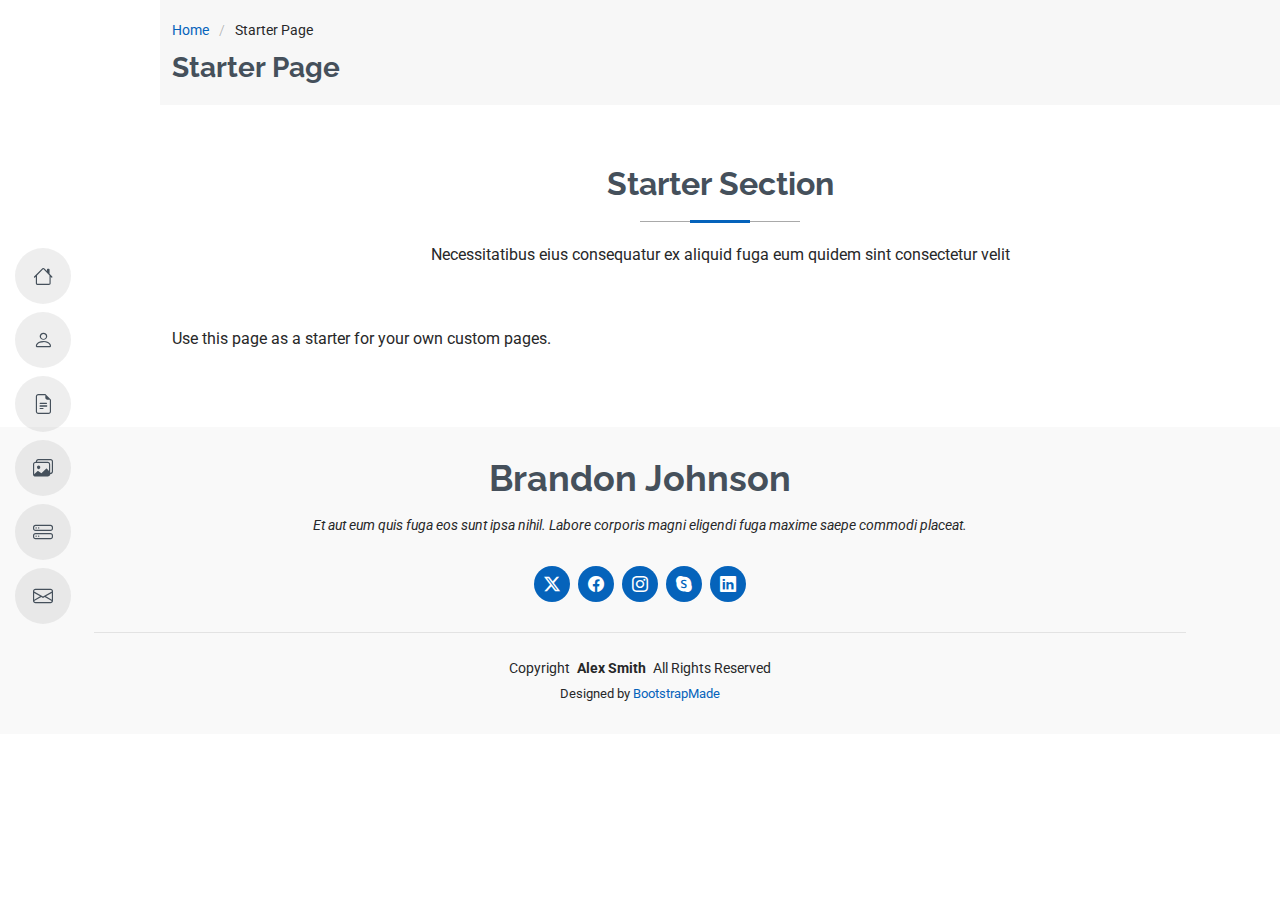
<file: starter-page.html>
<!DOCTYPE html>
<html lang="en">

<head>
  <meta charset="utf-8">
  <meta content="width=device-width, initial-scale=1.0" name="viewport">
  <title>Starter Page - MyResume Bootstrap Template</title>
  <meta content="" name="description">
  <meta content="" name="keywords">

  <!-- Favicons -->
  <link href="assets/img/favicon.png" rel="icon">
  <link href="assets/img/apple-touch-icon.png" rel="apple-touch-icon">

  <!-- Fonts -->
  <link href="https://fonts.googleapis.com" rel="preconnect">
  <link href="https://fonts.gstatic.com" rel="preconnect" crossorigin>
  <link href="https://fonts.googleapis.com/css2?family=Roboto:ital,wght@0,100;0,300;0,400;0,500;0,700;0,900;1,100;1,300;1,400;1,500;1,700;1,900&family=Poppins:ital,wght@0,100;0,200;0,300;0,400;0,500;0,600;0,700;0,800;0,900;1,100;1,200;1,300;1,400;1,500;1,600;1,700;1,800;1,900&family=Raleway:ital,wght@0,100;0,200;0,300;0,400;0,500;0,600;0,700;0,800;0,900;1,100;1,200;1,300;1,400;1,500;1,600;1,700;1,800;1,900&display=swap" rel="stylesheet">

  <!-- Vendor CSS Files -->
  <link href="assets/vendor/bootstrap/css/bootstrap.min.css" rel="stylesheet">
  <link href="assets/vendor/bootstrap-icons/bootstrap-icons.css" rel="stylesheet">
  <link href="assets/vendor/aos/aos.css" rel="stylesheet">
  <link href="assets/vendor/glightbox/css/glightbox.min.css" rel="stylesheet">
  <link href="assets/vendor/swiper/swiper-bundle.min.css" rel="stylesheet">

  <!-- Main CSS File -->
  <link href="assets/css/main.css" rel="stylesheet">

  <!-- =======================================================
  * Template Name: MyResume
  * Template URL: https://bootstrapmade.com/free-html-bootstrap-template-my-resume/
  * Updated: Jun 29 2024 with Bootstrap v5.3.3
  * Author: BootstrapMade.com
  * License: https://bootstrapmade.com/license/
  ======================================================== -->
</head>

<body class="starter-page-page">

  <header id="header" class="header d-flex flex-column justify-content-center">

    <i class="header-toggle d-xl-none bi bi-list"></i>

    <nav id="navmenu" class="navmenu">
      <ul>
        <li><a href="#hero"><i class="bi bi-house navicon"></i><span>Home</span></a></li>
        <li><a href="#about"><i class="bi bi-person navicon"></i><span>About</span></a></li>
        <li><a href="#resume"><i class="bi bi-file-earmark-text navicon"></i><span>Resume</span></a></li>
        <li><a href="#portfolio"><i class="bi bi-images navicon"></i><span>Portfolio</span></a></li>
        <li><a href="#services"><i class="bi bi-hdd-stack navicon"></i><span>Services</span></a></li>
        <li><a href="#contact"><i class="bi bi-envelope navicon"></i><span>Contact</span></a></li>
      </ul>
    </nav>

  </header>

  <main class="main">

    <!-- Page Title -->
    <div class="page-title" data-aos="fade">
      <div class="container">
        <nav class="breadcrumbs">
          <ol>
            <li><a href="index.html">Home</a></li>
            <li class="current">Starter Page</li>
          </ol>
        </nav>
        <h1>Starter Page</h1>
      </div>
    </div><!-- End Page Title -->

    <!-- Starter Section Section -->
    <section id="starter-section" class="starter-section section">

      <!-- Section Title -->
      <div class="container section-title" data-aos="fade-up">
        <h2>Starter Section</h2>
        <p>Necessitatibus eius consequatur ex aliquid fuga eum quidem sint consectetur velit</p>
      </div><!-- End Section Title -->

      <div class="container" data-aos="fade-up">
        <p>Use this page as a starter for your own custom pages.</p>
      </div>

    </section><!-- /Starter Section Section -->

  </main>

  <footer id="footer" class="footer position-relative light-background">
    <div class="container">
      <h3 class="sitename">Brandon Johnson</h3>
      <p>Et aut eum quis fuga eos sunt ipsa nihil. Labore corporis magni eligendi fuga maxime saepe commodi placeat.</p>
      <div class="social-links d-flex justify-content-center">
        <a href=""><i class="bi bi-twitter-x"></i></a>
        <a href=""><i class="bi bi-facebook"></i></a>
        <a href=""><i class="bi bi-instagram"></i></a>
        <a href=""><i class="bi bi-skype"></i></a>
        <a href=""><i class="bi bi-linkedin"></i></a>
      </div>
      <div class="container">
        <div class="copyright">
          <span>Copyright</span> <strong class="px-1 sitename">Alex Smith</strong> <span>All Rights Reserved</span>
        </div>
        <div class="credits">
          <!-- All the links in the footer should remain intact. -->
          <!-- You can delete the links only if you've purchased the pro version. -->
          <!-- Licensing information: https://bootstrapmade.com/license/ -->
          <!-- Purchase the pro version with working PHP/AJAX contact form: [buy-url] -->
          Designed by <a href="https://bootstrapmade.com/">BootstrapMade</a>
        </div>
      </div>
    </div>
  </footer>

  <!-- Scroll Top -->
  <a href="#" id="scroll-top" class="scroll-top d-flex align-items-center justify-content-center"><i class="bi bi-arrow-up-short"></i></a>

  <!-- Preloader -->
  <div id="preloader"></div>

  <!-- Vendor JS Files -->
  <script src="assets/vendor/bootstrap/js/bootstrap.bundle.min.js"></script>
  <script src="assets/vendor/php-email-form/validate.js"></script>
  <script src="assets/vendor/aos/aos.js"></script>
  <script src="assets/vendor/typed.js/typed.umd.js"></script>
  <script src="assets/vendor/purecounter/purecounter_vanilla.js"></script>
  <script src="assets/vendor/waypoints/noframework.waypoints.js"></script>
  <script src="assets/vendor/glightbox/js/glightbox.min.js"></script>
  <script src="assets/vendor/imagesloaded/imagesloaded.pkgd.min.js"></script>
  <script src="assets/vendor/isotope-layout/isotope.pkgd.min.js"></script>
  <script src="assets/vendor/swiper/swiper-bundle.min.js"></script>

  <!-- Main JS File -->
  <script src="assets/js/main.js"></script>

</body>

</html>
</file>
<file: assets/css/main.css>
/**
* Template Name: MyResume
* Template URL: https://bootstrapmade.com/free-html-bootstrap-template-my-resume/
* Updated: Jun 29 2024 with Bootstrap v5.3.3
* Author: BootstrapMade.com
* License: https://bootstrapmade.com/license/
*/

/*--------------------------------------------------------------
# Font & Color Variables
# Help: https://bootstrapmade.com/color-system/
--------------------------------------------------------------*/
/* Fonts */
:root {
  --default-font: "Roboto",  system-ui, -apple-system, "Segoe UI", Roboto, "Helvetica Neue", Arial, "Noto Sans", "Liberation Sans", sans-serif, "Apple Color Emoji", "Segoe UI Emoji", "Segoe UI Symbol", "Noto Color Emoji";
  --heading-font: "Raleway",  sans-serif;
  --nav-font: "Poppins",  sans-serif;
}

/* Global Colors - The following color variables are used throughout the website. Updating them here will change the color scheme of the entire website */
:root { 
  --background-color: #ffffff; /* Background color for the entire website, including individual sections */
  --default-color: #272829; /* Default color used for the majority of the text content across the entire website */
  --heading-color: #45505b; /* Color for headings, subheadings and title throughout the website */
  --accent-color: #0563bb; /* Accent color that represents your brand on the website. It's used for buttons, links, and other elements that need to stand out */
  --surface-color: #ffffff; /* The surface color is used as a background of boxed elements within sections, such as cards, icon boxes, or other elements that require a visual separation from the global background. */
  --contrast-color: #ffffff; /* Contrast color for text, ensuring readability against backgrounds of accent, heading, or default colors. */
}

/* Nav Menu Colors - The following color variables are used specifically for the navigation menu. They are separate from the global colors to allow for more customization options */
:root {
  --nav-color: #45505b;  /* The default color of the main navmenu links */
  --nav-hover-color: #0563bb; /* Applied to main navmenu links when they are hovered over or active */
  --nav-mobile-background-color: #ffffff; /* Used as the background color for mobile navigation menu */
  --nav-dropdown-background-color: #ffffff; /* Used as the background color for dropdown items that appear when hovering over primary navigation items */
  --nav-dropdown-color: #212529; /* Used for navigation links of the dropdown items in the navigation menu. */
  --nav-dropdown-hover-color: #0563bb; /* Similar to --nav-hover-color, this color is applied to dropdown navigation links when they are hovered over. */
}

/* Color Presets - These classes override global colors when applied to any section or element, providing reuse of the sam color scheme. */

.light-background {
  --background-color: #f9f9f9;
  --surface-color: #ffffff;
}

.dark-background {
  --background-color: #060606;
  --default-color: #ffffff;
  --heading-color: #ffffff;
  --surface-color: #252525;
  --contrast-color: #ffffff;
}

/* Smooth scroll */
:root {
  scroll-behavior: smooth;
}

/*--------------------------------------------------------------
# General Styling & Shared Classes
--------------------------------------------------------------*/
body {
  color: var(--default-color);
  background-color: var(--background-color);
  font-family: var(--default-font);
}

a {
  color: var(--accent-color);
  text-decoration: none;
  transition: 0.3s;
}

a:hover {
  color: color-mix(in srgb, var(--accent-color), transparent 25%);
  text-decoration: none;
}

h1,
h2,
h3,
h4,
h5,
h6 {
  color: var(--heading-color);
  font-family: var(--heading-font);
}

/* PHP Email Form Messages
------------------------------*/
.php-email-form .error-message {
  display: none;
  background: #df1529;
  color: #ffffff;
  text-align: left;
  padding: 15px;
  margin-bottom: 24px;
  font-weight: 600;
}

.php-email-form .sent-message {
  display: none;
  color: #ffffff;
  background: #059652;
  text-align: center;
  padding: 15px;
  margin-bottom: 24px;
  font-weight: 600;
}

.php-email-form .loading {
  display: none;
  background: var(--surface-color);
  text-align: center;
  padding: 15px;
  margin-bottom: 24px;
}

.php-email-form .loading:before {
  content: "";
  display: inline-block;
  border-radius: 50%;
  width: 24px;
  height: 24px;
  margin: 0 10px -6px 0;
  border: 3px solid var(--accent-color);
  border-top-color: var(--surface-color);
  animation: php-email-form-loading 1s linear infinite;
}

@keyframes php-email-form-loading {
  0% {
    transform: rotate(0deg);
  }

  100% {
    transform: rotate(360deg);
  }
}

/*--------------------------------------------------------------
# Global Header
--------------------------------------------------------------*/
.header {
  color: var(--default-color);
  position: fixed;
  top: 0;
  left: 0;
  bottom: 0;
  padding: 0 15px;
  transition: all ease-in-out 0.3s;
  overflow-y: auto;
  z-index: 997;
  min-width: 200px;
}

@media (max-width: 1199px) {
  .header {
    background-color: var(--background-color);
    border-right: 1px solid color-mix(in srgb, var(--default-color), transparent 90%);
    width: 300px;
    left: -100%;
  }
}

@media (min-width: 1200px) and (max-width: 1600px) {
  .header~main {
    margin-left: 160px;
  }

  .header~main .hero {
    margin-left: -160px;
    width: 100vw;
  }
}

.header.header-show {
  left: 0;
}

.header .header-toggle {
  color: var(--contrast-color);
  background-color: var(--accent-color);
  font-size: 22px;
  display: flex;
  align-items: center;
  justify-content: center;
  width: 40px;
  height: 40px;
  border-radius: 50%;
  cursor: pointer;
  position: fixed;
  top: 15px;
  right: 15px;
  z-index: 9999;
  transition: background-color 0.3s;
}

.header .header-toggle:hover {
  color: var(--contrast-color);
  background-color: color-mix(in srgb, var(--accent-color) 90%, white 15%);
}

/*--------------------------------------------------------------
# Navigation Menu
--------------------------------------------------------------*/
.navmenu {
  padding: 0;
  z-index: 9997;
}

.navmenu ul {
  list-style: none;
  padding: 0 0 20px 0;
  margin: 0;
  width: 140px;
}

.navmenu a,
.navmenu a:focus {
  color: var(--nav-color);
  font-family: var(--nav-font);
  display: flex;
  align-items: center;
  padding: 10px 18px;
  margin-bottom: 8px;
  font-size: 15px;
  border-radius: 50px;
  background: color-mix(in srgb, var(--default-color), transparent 92%);
  height: 56px;
  width: 100%;
  overflow: hidden;
  transition: 0.3s;
}

.navmenu a i,
.navmenu a:focus i {
  font-size: 20px;
}

.navmenu a span,
.navmenu a:focus span {
  padding: 0 5px 0 7px;
}

@media (min-width: 992px) {

  .navmenu a,
  .navmenu a:focus {
    max-width: 56px;
  }

  .navmenu a span,
  .navmenu a:focus span {
    display: none;
  }
}

.navmenu a:hover,
.navmenu .active,
.navmenu .active:focus,
.navmenu li:hover>a {
  color: var(--contrast-color);
  background: var(--nav-hover-color);
}

.navmenu a:hover,
.navmenu li:hover>a {
  max-width: 100%;
  color: var(--contrast-color);
}

.navmenu a:hover span,
.navmenu li:hover>a span {
  display: block;
}

/*--------------------------------------------------------------
# Global Footer
--------------------------------------------------------------*/
.footer {
  color: var(--default-color);
  background-color: var(--background-color);
  font-size: 14px;
  text-align: center;
  padding: 30px 0;
  position: relative;
}

.footer h3 {
  font-size: 36px;
  font-weight: 700;
  position: relative;
  padding: 0;
  margin: 0 0 15px 0;
}

.footer p {
  font-size: 15;
  font-style: italic;
  padding: 0;
  margin: 0 0 30px 0;
}

.footer .social-links {
  margin: 0 0 30px 0;
}

.footer .social-links a {
  font-size: 16px;
  display: flex;
  align-items: center;
  justify-content: center;
  background: var(--accent-color);
  color: var(--contrast-color);
  line-height: 1;
  margin: 0 4px;
  border-radius: 50%;
  text-align: center;
  width: 36px;
  height: 36px;
  transition: 0.3s;
}

.footer .social-links a:hover {
  background: color-mix(in srgb, var(--accent-color), transparent 20%);
  text-decoration: none;
}

.footer .copyright {
  padding-top: 25px;
  border-top: 1px solid color-mix(in srgb, var(--default-color), transparent 90%);
}

.footer .credits {
  font-size: 13px;
  padding-top: 5px;
}

/*--------------------------------------------------------------
# Preloader
--------------------------------------------------------------*/
#preloader {
  position: fixed;
  inset: 0;
  z-index: 999999;
  overflow: hidden;
  background: var(--background-color);
  transition: all 0.6s ease-out;
}

#preloader:before {
  content: "";
  position: fixed;
  top: calc(50% - 30px);
  left: calc(50% - 30px);
  border: 6px solid #ffffff;
  border-color: var(--accent-color) transparent var(--accent-color) transparent;
  border-radius: 50%;
  width: 60px;
  height: 60px;
  animation: animate-preloader 1.5s linear infinite;
}

@keyframes animate-preloader {
  0% {
    transform: rotate(0deg);
  }

  100% {
    transform: rotate(360deg);
  }
}

/*--------------------------------------------------------------
# Scroll Top Button
--------------------------------------------------------------*/
.scroll-top {
  position: fixed;
  visibility: hidden;
  opacity: 0;
  right: 15px;
  bottom: -15px;
  z-index: 99999;
  background-color: var(--accent-color);
  width: 44px;
  height: 44px;
  border-radius: 50px;
  transition: all 0.4s;
}

.scroll-top i {
  font-size: 24px;
  color: var(--contrast-color);
  line-height: 0;
}

.scroll-top:hover {
  background-color: color-mix(in srgb, var(--accent-color), transparent 20%);
  color: var(--contrast-color);
}

.scroll-top.active {
  visibility: visible;
  opacity: 1;
  bottom: 15px;
}

/*--------------------------------------------------------------
# Disable aos animation delay on mobile devices
--------------------------------------------------------------*/
@media screen and (max-width: 768px) {
  [data-aos-delay] {
    transition-delay: 0 !important;
  }
}

/*--------------------------------------------------------------
# Global Page Titles & Breadcrumbs
--------------------------------------------------------------*/
.page-title {
  --background-color: color-mix(in srgb, var(--default-color), transparent 96%);
  color: var(--default-color);
  background-color: var(--background-color);
  padding: 20px 0;
  position: relative;
}

.page-title h1 {
  font-size: 28px;
  font-weight: 700;
  margin: 0;
}

.page-title .breadcrumbs ol {
  display: flex;
  flex-wrap: wrap;
  list-style: none;
  padding: 0 0 10px 0;
  margin: 0;
  font-size: 14px;
  font-weight: 400;
}

.page-title .breadcrumbs ol li+li {
  padding-left: 10px;
}

.page-title .breadcrumbs ol li+li::before {
  content: "/";
  display: inline-block;
  padding-right: 10px;
  color: color-mix(in srgb, var(--default-color), transparent 70%);
}

/*--------------------------------------------------------------
# Global Sections
--------------------------------------------------------------*/
section,
.section {
  color: var(--default-color);
  background-color: var(--background-color);
  padding: 60px 0;
  overflow: clip;
}

/*--------------------------------------------------------------
# Global Section Titles
--------------------------------------------------------------*/
.section-title {
  text-align: center;
  padding-bottom: 60px;
  position: relative;
}

.section-title h2 {
  font-size: 32px;
  font-weight: 700;
  margin-bottom: 20px;
  padding-bottom: 20px;
  position: relative;
}

.section-title h2:before {
  content: "";
  position: absolute;
  display: block;
  width: 160px;
  height: 1px;
  background: color-mix(in srgb, var(--default-color), transparent 60%);
  left: 0;
  right: 0;
  bottom: 1px;
  margin: auto;
}

.section-title h2::after {
  content: "";
  position: absolute;
  display: block;
  width: 60px;
  height: 3px;
  background: var(--accent-color);
  left: 0;
  right: 0;
  bottom: 0;
  margin: auto;
}

.section-title p {
  margin-bottom: 0;
}

/*--------------------------------------------------------------
# Hero Section
--------------------------------------------------------------*/
.hero {
  width: 100%;
  min-height: 100vh;
  position: relative;
  padding: 80px 0;
  display: flex;
  align-items: center;
  justify-content: center;
}

.hero img {
  position: absolute;
  inset: 0;
  display: block;
  width: 100%;
  height: 100%;
  object-fit: cover;
  z-index: 1;
}

.hero:before {
  content: "";
  background: color-mix(in srgb, var(--background-color), transparent 30%);
  position: absolute;
  inset: 0;
  z-index: 2;
}

.hero .container {
  position: relative;
  z-index: 3;
}

.hero h2 {
  margin: 0;
  font-size: 64px;
  font-weight: 700;
}

.hero p {
  margin: 5px 0 0 0;
  font-size: 26px;
}

.hero p span {
  letter-spacing: 1px;
  border-bottom: 2px solid var(--accent-color);
}

.hero .social-links {
  margin-top: 25px;
}

.hero .social-links a {
  font-size: 20px;
  display: inline-block;
  color: color-mix(in srgb, var(--default-color), transparent 30%);
  line-height: 1;
  margin-right: 20px;
  transition: 0.3s;
}

.hero .social-links a:hover {
  color: var(--accent-color);
}

@media (max-width: 768px) {
  .hero h2 {
    font-size: 32px;
  }

  .hero p {
    font-size: 20px;
  }
}

/*--------------------------------------------------------------
# About Section
--------------------------------------------------------------*/
.about .content h2 {
  font-weight: 700;
  font-size: 24px;
}

.about .content ul {
  list-style: none;
  padding: 0;
}

.about .content ul li {
  margin-bottom: 20px;
  display: flex;
  align-items: center;
}

.about .content ul strong {
  margin-right: 10px;
}

.about .content ul i {
  font-size: 16px;
  margin-right: 5px;
  color: var(--accent-color);
  line-height: 0;
}

/*--------------------------------------------------------------
# Stats Section
--------------------------------------------------------------*/
.stats i {
  background-color: var(--accent-color);
  color: var(--contrast-color);
  width: 54px;
  height: 54px;
  font-size: 24px;
  border-radius: 50px;
  display: inline-flex;
  align-items: center;
  justify-content: center;
  position: relative;
  z-index: 1;
}

.stats .stats-item {
  margin-top: 10px;
  width: 100%;
  position: relative;
  text-align: center;
  z-index: 0;
}

.stats .stats-item span {
  font-size: 36px;
  display: block;
  font-weight: 700;
  color: color-mix(in srgb, var(--default-color), transparent 20%);
}

.stats .stats-item p {
  padding: 0;
  margin: 0;
  color: color-mix(in srgb, var(--default-color), transparent 50%);
  font-size: 16px;
}

/*--------------------------------------------------------------
# Skills Section
--------------------------------------------------------------*/
.skills .progress {
  height: 60px;
  display: block;
  background: none;
  border-radius: 0;
}

.skills .progress .skill {
  color: var(--heading-color);
  padding: 0;
  margin: 0 0 6px 0;
  text-transform: uppercase;
  display: block;
  font-weight: 600;
  font-family: var(--heading-font);
}

.skills .progress .skill .val {
  float: right;
  font-style: normal;
}

.skills .progress-bar-wrap {
  background: color-mix(in srgb, var(--default-color), transparent 90%);
  height: 10px;
}

.skills .progress-bar {
  width: 1px;
  height: 10px;
  transition: 0.9s;
  background-color: var(--accent-color);
}

/*--------------------------------------------------------------
# Resume Section
--------------------------------------------------------------*/
.resume .resume-title {
  color: var(--heading-color);
  font-size: 26px;
  font-weight: 700;
  margin-top: 20px;
  margin-bottom: 20px;
}

.resume .resume-item {
  padding: 0 0 20px 20px;
  margin-top: -2px;
  border-left: 2px solid var(--accent-color);
  position: relative;
}

.resume .resume-item h4 {
  line-height: 18px;
  font-size: 18px;
  font-weight: 600;
  text-transform: uppercase;
  color: color-mix(in srgb, var(--default-color), transparent 20%);
  margin-bottom: 10px;
}

.resume .resume-item h5 {
  font-size: 16px;
  padding: 5px 15px;
  display: inline-block;
  font-weight: 600;
  margin-bottom: 10px;
}

.resume .resume-item ul {
  padding-left: 20px;
}

.resume .resume-item ul li {
  padding-bottom: 10px;
}

.resume .resume-item:last-child {
  padding-bottom: 0;
}

.resume .resume-item::before {
  content: "";
  position: absolute;
  width: 16px;
  height: 16px;
  border-radius: 50px;
  left: -9px;
  top: 0;
  background: var(--background-color);
  border: 2px solid var(--accent-color);
}

/*--------------------------------------------------------------
# Portfolio Section
--------------------------------------------------------------*/
.portfolio .portfolio-filters {
  padding: 0;
  margin: 0 auto 20px auto;
  list-style: none;
  text-align: center;
}

.portfolio .portfolio-filters li {
  cursor: pointer;
  display: inline-block;
  padding: 8px 20px 10px 20px;
  margin: 0;
  font-size: 15px;
  font-weight: 500;
  line-height: 1;
  margin-bottom: 5px;
  border-radius: 50px;
  transition: all 0.3s ease-in-out;
  font-family: var(--heading-font);
}

.portfolio .portfolio-filters li:hover,
.portfolio .portfolio-filters li.filter-active {
  color: var(--contrast-color);
  background-color: var(--accent-color);
}

.portfolio .portfolio-filters li:first-child {
  margin-left: 0;
}

.portfolio .portfolio-filters li:last-child {
  margin-right: 0;
}

@media (max-width: 575px) {
  .portfolio .portfolio-filters li {
    font-size: 14px;
    margin: 0 0 10px 0;
  }
}

.portfolio .portfolio-item {
  position: relative;
  overflow: hidden;
}

.portfolio .portfolio-item .portfolio-info {
  opacity: 0;
  position: absolute;
  left: 12px;
  right: 12px;
  bottom: -100%;
  z-index: 3;
  transition: all ease-in-out 0.5s;
  background: color-mix(in srgb, var(--background-color), transparent 10%);
  padding: 15px;
}

.portfolio .portfolio-item .portfolio-info h4 {
  font-size: 18px;
  font-weight: 600;
  padding-right: 50px;
}

.portfolio .portfolio-item .portfolio-info p {
  color: color-mix(in srgb, var(--default-color), transparent 30%);
  font-size: 14px;
  margin-bottom: 0;
  padding-right: 50px;
}

.portfolio .portfolio-item .portfolio-info .preview-link,
.portfolio .portfolio-item .portfolio-info .details-link {
  position: absolute;
  right: 50px;
  font-size: 24px;
  top: calc(50% - 14px);
  color: color-mix(in srgb, var(--default-color), transparent 30%);
  transition: 0.3s;
  line-height: 0;
}

.portfolio .portfolio-item .portfolio-info .preview-link:hover,
.portfolio .portfolio-item .portfolio-info .details-link:hover {
  color: var(--accent-color);
}

.portfolio .portfolio-item .portfolio-info .details-link {
  right: 14px;
  font-size: 28px;
}

.portfolio .portfolio-item:hover .portfolio-info {
  opacity: 1;
  bottom: 0;
}

/*--------------------------------------------------------------
# Services Section
--------------------------------------------------------------*/
.services .service-item {
  background-color: var(--surface-color);
  box-shadow: 0px 5px 90px 0px rgba(0, 0, 0, 0.1);
  height: 100%;
  padding: 60px 30px;
  text-align: center;
  transition: 0.3s;
  border-radius: 5px;
}

.services .service-item .icon {
  margin: 0 auto;
  width: 100px;
  height: 100px;
  display: flex;
  align-items: center;
  justify-content: center;
  transition: ease-in-out 0.3s;
  position: relative;
}

.services .service-item .icon i {
  font-size: 36px;
  transition: 0.5s;
  position: relative;
}

.services .service-item .icon svg {
  position: absolute;
  top: 0;
  left: 0;
}

.services .service-item .icon svg path {
  transition: 0.5s;
  fill: color-mix(in srgb, var(--default-color), transparent 95%);
}

.services .service-item h3 {
  font-weight: 700;
  margin: 10px 0 15px 0;
  font-size: 22px;
}

.services .service-item p {
  line-height: 24px;
  font-size: 14px;
  margin-bottom: 0;
}

.services .service-item:hover {
  box-shadow: 0px 5px 35px 0px rgba(0, 0, 0, 0.1);
}

.services .service-item.item-cyan i {
  color: #0dcaf0;
}

.services .service-item.item-cyan:hover .icon i {
  color: #fff;
}

.services .service-item.item-cyan:hover .icon path {
  fill: #0dcaf0;
}

.services .service-item.item-orange i {
  color: #fd7e14;
}

.services .service-item.item-orange:hover .icon i {
  color: #fff;
}

.services .service-item.item-orange:hover .icon path {
  fill: #fd7e14;
}

.services .service-item.item-teal i {
  color: #20c997;
}

.services .service-item.item-teal:hover .icon i {
  color: #fff;
}

.services .service-item.item-teal:hover .icon path {
  fill: #20c997;
}

.services .service-item.item-red i {
  color: #df1529;
}

.services .service-item.item-red:hover .icon i {
  color: #fff;
}

.services .service-item.item-red:hover .icon path {
  fill: #df1529;
}

.services .service-item.item-indigo i {
  color: #6610f2;
}

.services .service-item.item-indigo:hover .icon i {
  color: #fff;
}

.services .service-item.item-indigo:hover .icon path {
  fill: #6610f2;
}

.services .service-item.item-pink i {
  color: #f3268c;
}

.services .service-item.item-pink:hover .icon i {
  color: #fff;
}

.services .service-item.item-pink:hover .icon path {
  fill: #f3268c;
}

/*--------------------------------------------------------------
# Testimonials Section
--------------------------------------------------------------*/
.testimonials .testimonials-carousel,
.testimonials .testimonials-slider {
  overflow: hidden;
}

.testimonials .testimonial-item .testimonial-content {
  border-left: 3px solid var(--accent-color);
  padding-left: 30px;
}

.testimonials .testimonial-item .testimonial-img {
  border-radius: 50%;
  border: 4px solid var(--background-color);
  margin: 0 auto;
}

.testimonials .testimonial-item h3 {
  font-size: 20px;
  font-weight: bold;
  margin: 10px 0 5px 0;
}

.testimonials .testimonial-item h4 {
  font-size: 14px;
  color: color-mix(in srgb, var(--default-color), transparent 40%);
  margin: 0 0 10px 0;
}

.testimonials .testimonial-item .stars i {
  color: #ffc107;
  margin: 0 1px;
}

.testimonials .testimonial-item .quote-icon-left,
.testimonials .testimonial-item .quote-icon-right {
  color: color-mix(in srgb, var(--accent-color), transparent 50%);
  font-size: 26px;
  line-height: 0;
}

.testimonials .testimonial-item .quote-icon-left {
  display: inline-block;
  left: -5px;
  position: relative;
}

.testimonials .testimonial-item .quote-icon-right {
  display: inline-block;
  right: -5px;
  position: relative;
  top: 10px;
  transform: scale(-1, -1);
}

.testimonials .testimonial-item p {
  font-style: italic;
}

.testimonials .swiper-wrapper {
  height: auto;
}

.testimonials .swiper-pagination {
  margin-top: 30px;
  position: relative;
}

.testimonials .swiper-pagination .swiper-pagination-bullet {
  width: 12px;
  height: 12px;
  background-color: color-mix(in srgb, var(--default-color), transparent 85%);
  opacity: 1;
}

.testimonials .swiper-pagination .swiper-pagination-bullet-active {
  background-color: var(--accent-color);
}

/*--------------------------------------------------------------
# Contact Section
--------------------------------------------------------------*/
.contact .info-item+.info-item {
  margin-top: 40px;
}

.contact .info-item i {
  color: var(--accent-color);
  background: color-mix(in srgb, var(--accent-color), transparent 92%);
  font-size: 20px;
  width: 44px;
  height: 44px;
  display: flex;
  justify-content: center;
  align-items: center;
  border-radius: 50px;
  transition: all 0.3s ease-in-out;
  margin-right: 15px;
}

.contact .info-item h3 {
  padding: 0;
  font-size: 18px;
  font-weight: 700;
  margin-bottom: 5px;
}

.contact .info-item p {
  padding: 0;
  margin-bottom: 0;
  font-size: 14px;
}

.contact .info-item:hover i {
  background: var(--accent-color);
  color: var(--contrast-color);
}

.contact .php-email-form {
  height: 100%;
}

.contact .php-email-form input[type=text],
.contact .php-email-form input[type=email],
.contact .php-email-form textarea {
  font-size: 14px;
  padding: 10px 15px;
  box-shadow: none;
  border-radius: 0;
  color: var(--default-color);
  background-color: color-mix(in srgb, var(--background-color), transparent 50%);
  border-color: color-mix(in srgb, var(--default-color), transparent 80%);
}

.contact .php-email-form input[type=text]:focus,
.contact .php-email-form input[type=email]:focus,
.contact .php-email-form textarea:focus {
  border-color: var(--accent-color);
}

.contact .php-email-form input[type=text]::placeholder,
.contact .php-email-form input[type=email]::placeholder,
.contact .php-email-form textarea::placeholder {
  color: color-mix(in srgb, var(--default-color), transparent 70%);
}

.contact .php-email-form button[type=submit] {
  color: var(--contrast-color);
  background: var(--accent-color);
  border: 0;
  padding: 10px 30px;
  transition: 0.4s;
  border-radius: 50px;
}

.contact .php-email-form button[type=submit]:hover {
  background: color-mix(in srgb, var(--accent-color), transparent 25%);
}

/*--------------------------------------------------------------
# Portfolio Details Section
--------------------------------------------------------------*/
.portfolio-details .portfolio-details-slider img {
  width: 100%;
}

.portfolio-details .swiper-wrapper {
  height: auto;
}

.portfolio-details .swiper-button-prev,
.portfolio-details .swiper-button-next {
  width: 48px;
  height: 48px;
}

.portfolio-details .swiper-button-prev:after,
.portfolio-details .swiper-button-next:after {
  color: rgba(255, 255, 255, 0.8);
  background-color: rgba(0, 0, 0, 0.15);
  font-size: 24px;
  border-radius: 50%;
  width: 48px;
  height: 48px;
  display: flex;
  align-items: center;
  justify-content: center;
  transition: 0.3s;
}

.portfolio-details .swiper-button-prev:hover:after,
.portfolio-details .swiper-button-next:hover:after {
  background-color: rgba(0, 0, 0, 0.3);
}

@media (max-width: 575px) {

  .portfolio-details .swiper-button-prev,
  .portfolio-details .swiper-button-next {
    display: none;
  }
}

.portfolio-details .swiper-pagination {
  margin-top: 20px;
  position: relative;
}

.portfolio-details .swiper-pagination .swiper-pagination-bullet {
  width: 10px;
  height: 10px;
  background-color: color-mix(in srgb, var(--default-color), transparent 85%);
  opacity: 1;
}

.portfolio-details .swiper-pagination .swiper-pagination-bullet-active {
  background-color: var(--accent-color);
}

.portfolio-details .portfolio-info h3 {
  font-size: 22px;
  font-weight: 700;
  margin-bottom: 20px;
  padding-bottom: 20px;
  position: relative;
}

.portfolio-details .portfolio-info h3:after {
  content: "";
  position: absolute;
  display: block;
  width: 50px;
  height: 3px;
  background: var(--accent-color);
  left: 0;
  bottom: 0;
}

.portfolio-details .portfolio-info ul {
  list-style: none;
  padding: 0;
  font-size: 15px;
}

.portfolio-details .portfolio-info ul li {
  display: flex;
  flex-direction: column;
  padding-bottom: 15px;
}

.portfolio-details .portfolio-info ul strong {
  text-transform: uppercase;
  font-weight: 400;
  color: color-mix(in srgb, var(--default-color), transparent 50%);
  font-size: 14px;
}

.portfolio-details .portfolio-info .btn-visit {
  padding: 8px 40px;
  background: var(--accent-color);
  color: var(--contrast-color);
  border-radius: 50px;
  transition: 0.3s;
}

.portfolio-details .portfolio-info .btn-visit:hover {
  background: color-mix(in srgb, var(--accent-color), transparent 20%);
}

.portfolio-details .portfolio-description h2 {
  font-size: 26px;
  font-weight: 700;
  margin-bottom: 20px;
}

.portfolio-details .portfolio-description p {
  padding: 0;
}

.portfolio-details .portfolio-description .testimonial-item {
  padding: 30px 30px 0 30px;
  position: relative;
  background: color-mix(in srgb, var(--default-color), transparent 97%);
  margin-bottom: 50px;
}

.portfolio-details .portfolio-description .testimonial-item .testimonial-img {
  width: 90px;
  border-radius: 50px;
  border: 6px solid var(--background-color);
  float: left;
  margin: 0 10px 0 0;
}

.portfolio-details .portfolio-description .testimonial-item h3 {
  font-size: 18px;
  font-weight: bold;
  margin: 15px 0 5px 0;
  padding-top: 20px;
}

.portfolio-details .portfolio-description .testimonial-item h4 {
  font-size: 14px;
  color: #6c757d;
  margin: 0;
}

.portfolio-details .portfolio-description .testimonial-item .quote-icon-left,
.portfolio-details .portfolio-description .testimonial-item .quote-icon-right {
  color: color-mix(in srgb, var(--accent-color), transparent 50%);
  font-size: 26px;
  line-height: 0;
}

.portfolio-details .portfolio-description .testimonial-item .quote-icon-left {
  display: inline-block;
  left: -5px;
  position: relative;
}

.portfolio-details .portfolio-description .testimonial-item .quote-icon-right {
  display: inline-block;
  right: -5px;
  position: relative;
  top: 10px;
  transform: scale(-1, -1);
}

.portfolio-details .portfolio-description .testimonial-item p {
  font-style: italic;
  margin: 0 0 15px 0 0 0;
  padding: 0;
}

/*--------------------------------------------------------------
# Service Details Section
--------------------------------------------------------------*/
.service-details .service-box {
  padding: 20px;
  box-shadow: 0px 2px 20px rgba(0, 0, 0, 0.1);
}

.service-details .service-box+.service-box {
  margin-top: 30px;
}

.service-details .service-box h4 {
  font-size: 20px;
  font-weight: 700;
  border-bottom: 2px solid color-mix(in srgb, var(--default-color), transparent 92%);
  padding-bottom: 15px;
  margin-bottom: 15px;
}

.service-details .services-list a {
  color: color-mix(in srgb, var(--default-color), transparent 20%);
  background-color: color-mix(in srgb, var(--default-color), transparent 96%);
  display: flex;
  align-items: center;
  padding: 12px 15px;
  margin-top: 15px;
  transition: 0.3s;
}

.service-details .services-list a:first-child {
  margin-top: 0;
}

.service-details .services-list a i {
  font-size: 16px;
  margin-right: 8px;
  color: var(--accent-color);
}

.service-details .services-list a.active {
  color: var(--contrast-color);
  background-color: var(--accent-color);
}

.service-details .services-list a.active i {
  color: var(--contrast-color);
}

.service-details .services-list a:hover {
  background-color: color-mix(in srgb, var(--accent-color), transparent 95%);
  color: var(--accent-color);
}

.service-details .download-catalog a {
  color: var(--default-color);
  display: flex;
  align-items: center;
  padding: 10px 0;
  transition: 0.3s;
  border-top: 1px solid color-mix(in srgb, var(--default-color), transparent 90%);
}

.service-details .download-catalog a:first-child {
  border-top: 0;
  padding-top: 0;
}

.service-details .download-catalog a:last-child {
  padding-bottom: 0;
}

.service-details .download-catalog a i {
  font-size: 24px;
  margin-right: 8px;
  color: var(--accent-color);
}

.service-details .download-catalog a:hover {
  color: var(--accent-color);
}

.service-details .help-box {
  background-color: var(--accent-color);
  color: var(--contrast-color);
  margin-top: 30px;
  padding: 30px 15px;
}

.service-details .help-box .help-icon {
  font-size: 48px;
}

.service-details .help-box h4,
.service-details .help-box a {
  color: var(--contrast-color);
}

.service-details .services-img {
  margin-bottom: 20px;
}

.service-details h3 {
  font-size: 26px;
  font-weight: 700;
}

.service-details p {
  font-size: 15px;
}

.service-details ul {
  list-style: none;
  padding: 0;
  font-size: 15px;
}

.service-details ul li {
  padding: 5px 0;
  display: flex;
  align-items: center;
}

.service-details ul i {
  font-size: 20px;
  margin-right: 8px;
  color: var(--accent-color);
}

/*--------------------------------------------------------------
# Starter Section Section
--------------------------------------------------------------*/
.starter-section {
  /* Add your styles here */
}
</file>
